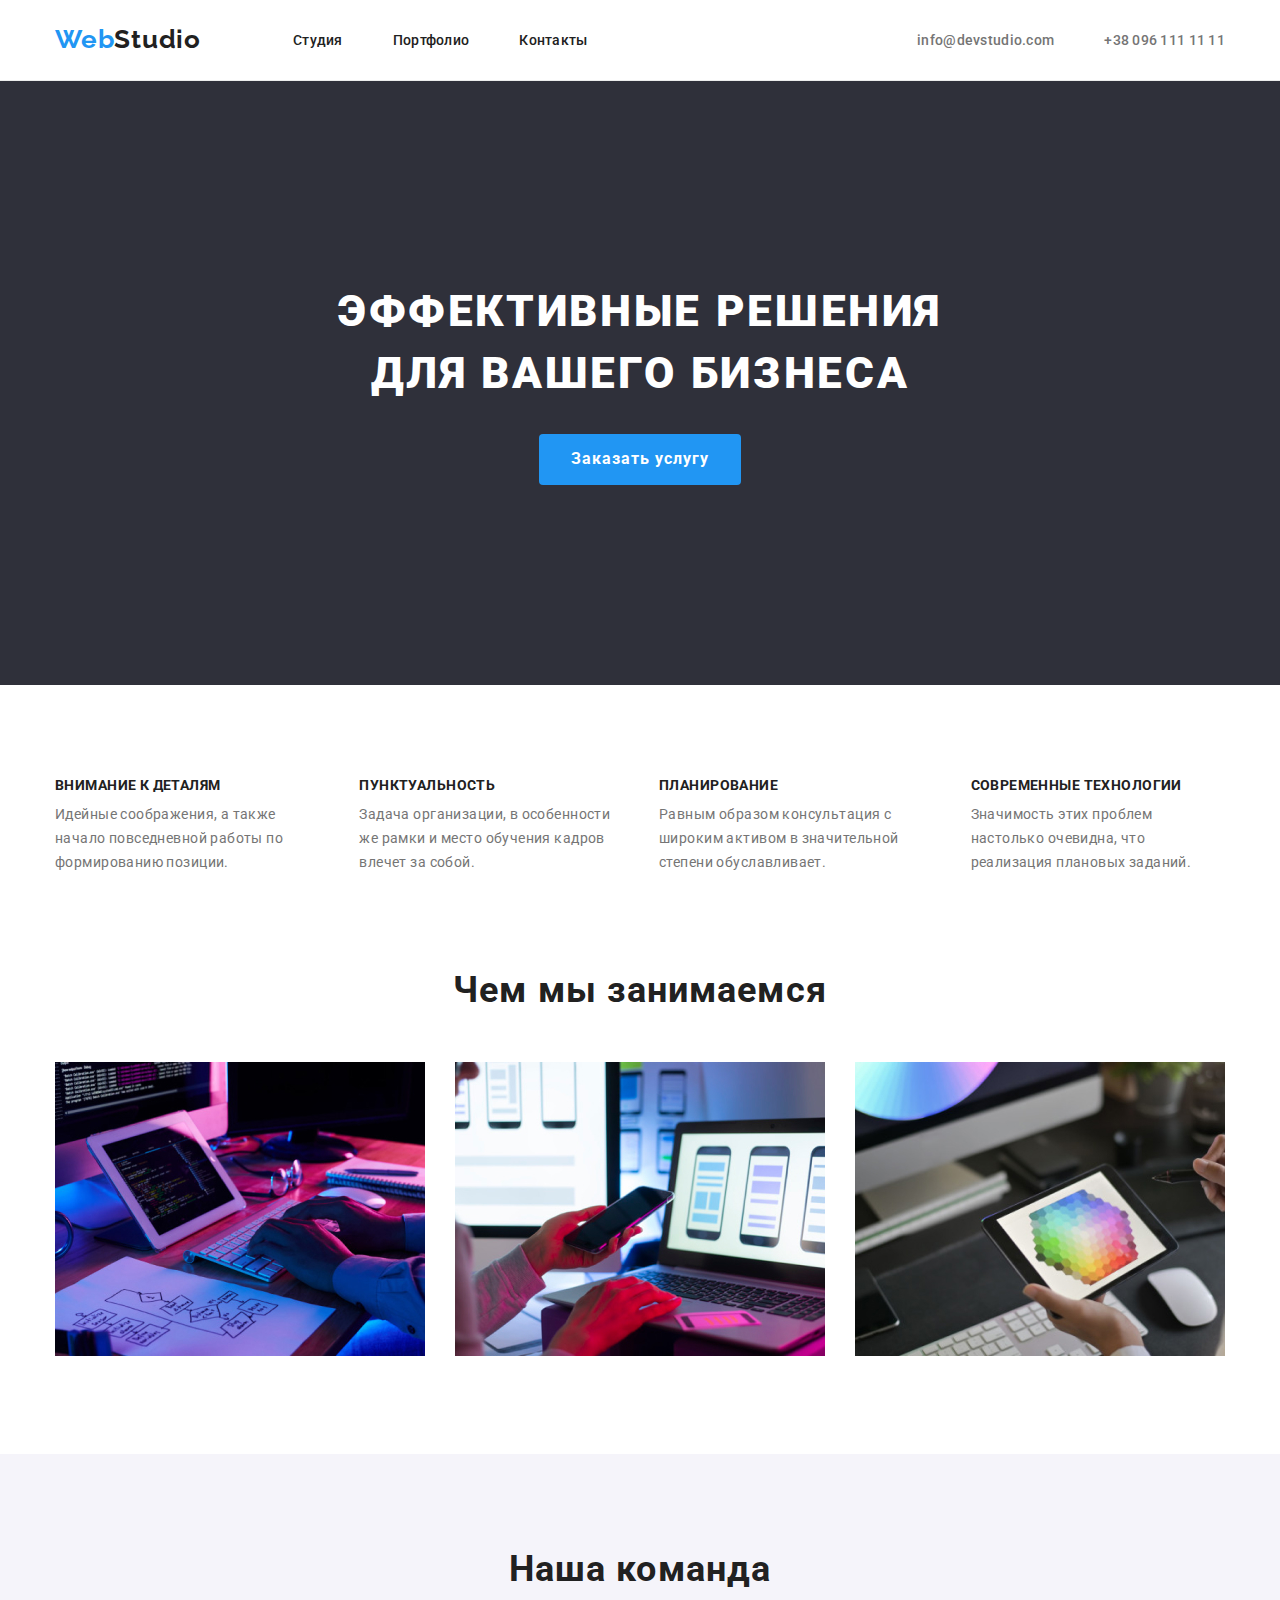
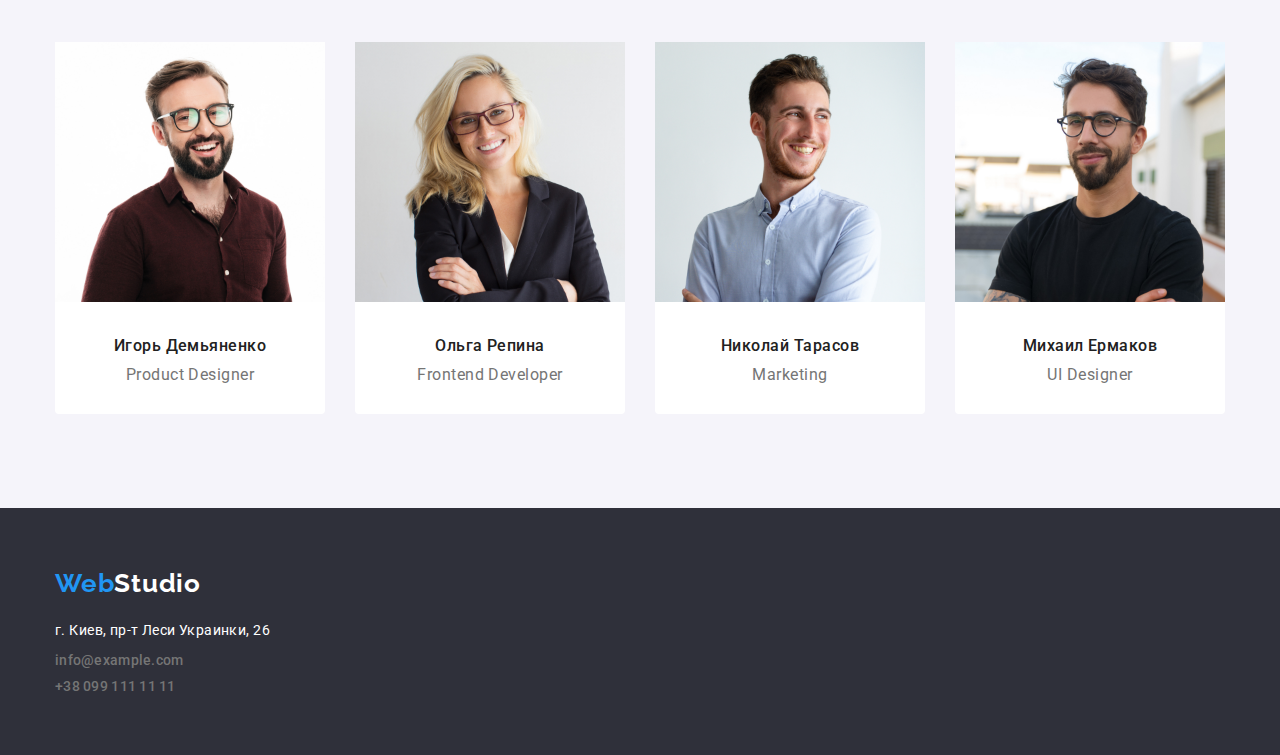
<file: index.html>
<!DOCTYPE html>
<html lang="ru">
  <head>
    <meta charset="UTF-8" />
    <meta name="viewport" content="width=device-width, initial-scale=1.0" />
    <title>Студия</title>
    <link rel="preconnect" href="https://fonts.gstatic.com" />
    <link
      href="https://fonts.googleapis.com/css2?family=Oleo+Script&family=Raleway:wght@700&family=Roboto:wght@400;500;700;900&display=swap"
      rel="stylesheet"
    />
    <link rel="stylesheet" href="css/normalize.css" />
    <link rel="stylesheet" href="css/style.css" />
  </head>

  <body>
    <!--header-->
    <header>
      <div class="container">
        <nav class="header">
          <ul class="nav">
            <li>
              <a class="logo-accent" href="./index.html"
                >Web<span class="logo-dark">Studio</span></a
              >
            </li>
            <li><a class="nav-item" href="./index.html">Студия</a></li>
            <li><a class="nav-item" href="./portfolio.html">Портфолио</a></li>
            <li><a class="nav-item" href="">Контакты</a></li>
          </ul>

          <ul class="nav-contact">
            <li>
              <a class="nav-cont" href="mailto:info@devstudio.com"
                >info@devstudio.com</a
              >
            </li>
            <li>
              <a class="nav-cont" href="tel:+380961111111">+38 096 111 11 11</a>
            </li>
          </ul>
        </nav>
      </div>
    </header>

    <main>
      <!--Geroy-->

      <section class="geroy">
        <div class="container">
          <h1 class="geroy-title">
            Эффективные решения<br />
            для вашего бизнеса
          </h1>

          <a href=""><button class="button-geroy">Заказать услугу</button></a>
        </div>
      </section>

      <!--Особенности-->
      <section class="fatyres">
        <div class="container">
          <h2 class="visually-hidden">Особенности</h2>

          <ul class="fatyres-list">
            <li class="fatyres-item">
              <h3>Внимание к деталям</h3>
              <p>
                Идейные соображения, а также начало повседневной работы по
                формированию позиции.
              </p>
            </li>

            <li class="fatyres-item">
              <h3>Пунктуальность</h3>
              <p>
                Задача организации, в особенности же рамки и место обучения
                кадров влечет за собой.
              </p>
            </li>

            <li class="fatyres-item">
              <h3>Планирование</h3>
              <p>
                Равным образом консультация с широким активом в значительной
                степени обуславливает.
              </p>
            </li>

            <li class="fatyres-item">
              <h3>Современные технологии</h3>
              <p>
                Значимость этих проблем настолько очевидна, что реализация
                плановых заданий.
              </p>
            </li>
          </ul>
        </div>
      </section>
      <!--Чем мы занимаемся-->
      <section class="wot-we-do">
        <div class="container">
          <h2 class="titllesecond">Чем мы занимаемся</h2>

          <ul class="list-foto">
            <li class="list-foto-item">
              <a href="#"><img src="img/box1.jpg" alt="box1" width="370" /></a>
            </li>

            <li class="list-foto-item">
              <a href="#"><img src="img/box2.jpg" alt="box2" width="370" /></a>
            </li>

            <li class="list-foto-item">
              <a href="#"><img src="img/box3.jpg" alt="box3" width="370" /></a>
            </li>
          </ul>
        </div>
      </section>

      <!-- Наша команда -->
      <section class="team">
        <div class="container">
          <h2 class="titllesecond">Наша команда</h2>

          <ul class="team-list">
            <li class="team-list-item">
              <img src="img/img1.jpg" alt="Игорь" width="270" />
              <div class="team-list-cont">
                <h3>Игорь Демьяненко</h3>
                <p>Product Designer</p>
              </div>
            </li>

            <li class="team-list-item">
              <img src="img/img2.jpg" alt="Ольга" width="270" />
              <div class="team-list-cont">
                <h3>Ольга Репина</h3>
                <p>Frontend Developer</p>
              </div>
            </li>

            <li class="team-list-item">
              <img src="img/img3.jpg" alt="Николай" width="270" />
              <div class="team-list-cont">
                <h3>Николай Тарасов</h3>
                <p>Marketing</p>
              </div>
            </li>

            <li class="team-list-item">
              <img src="img/img4.jpg" alt="Михаил" width="270" />
              <div class="team-list-cont">
                <h3>Михаил Ермаков</h3>
                <p>UI Designer</p>
              </div>
            </li>
          </ul>
        </div>
      </section>
    </main>

    <!-- footer -->
    <footer class="footer">
      <div class="container">
        <a class="logo-accent" href="#"
          >Web<span class="logo-white">Studio</span></a
        >

        <address class="adres-white footer-address">
          г. Киев, пр-т Леси Украинки, 26
        </address>

        <address class="footer-nav-cont">
          <a class="nav-cont footer-mail" href="mailto:info@example.com"
            >info@example.com</a
          >
          <!-- <br /> -->
          <a class="nav-cont" href="tel:+380991111111">+38 099 111 11 11</a>
        </address>
      </div>
    </footer>
  </body>
</html>
</file>
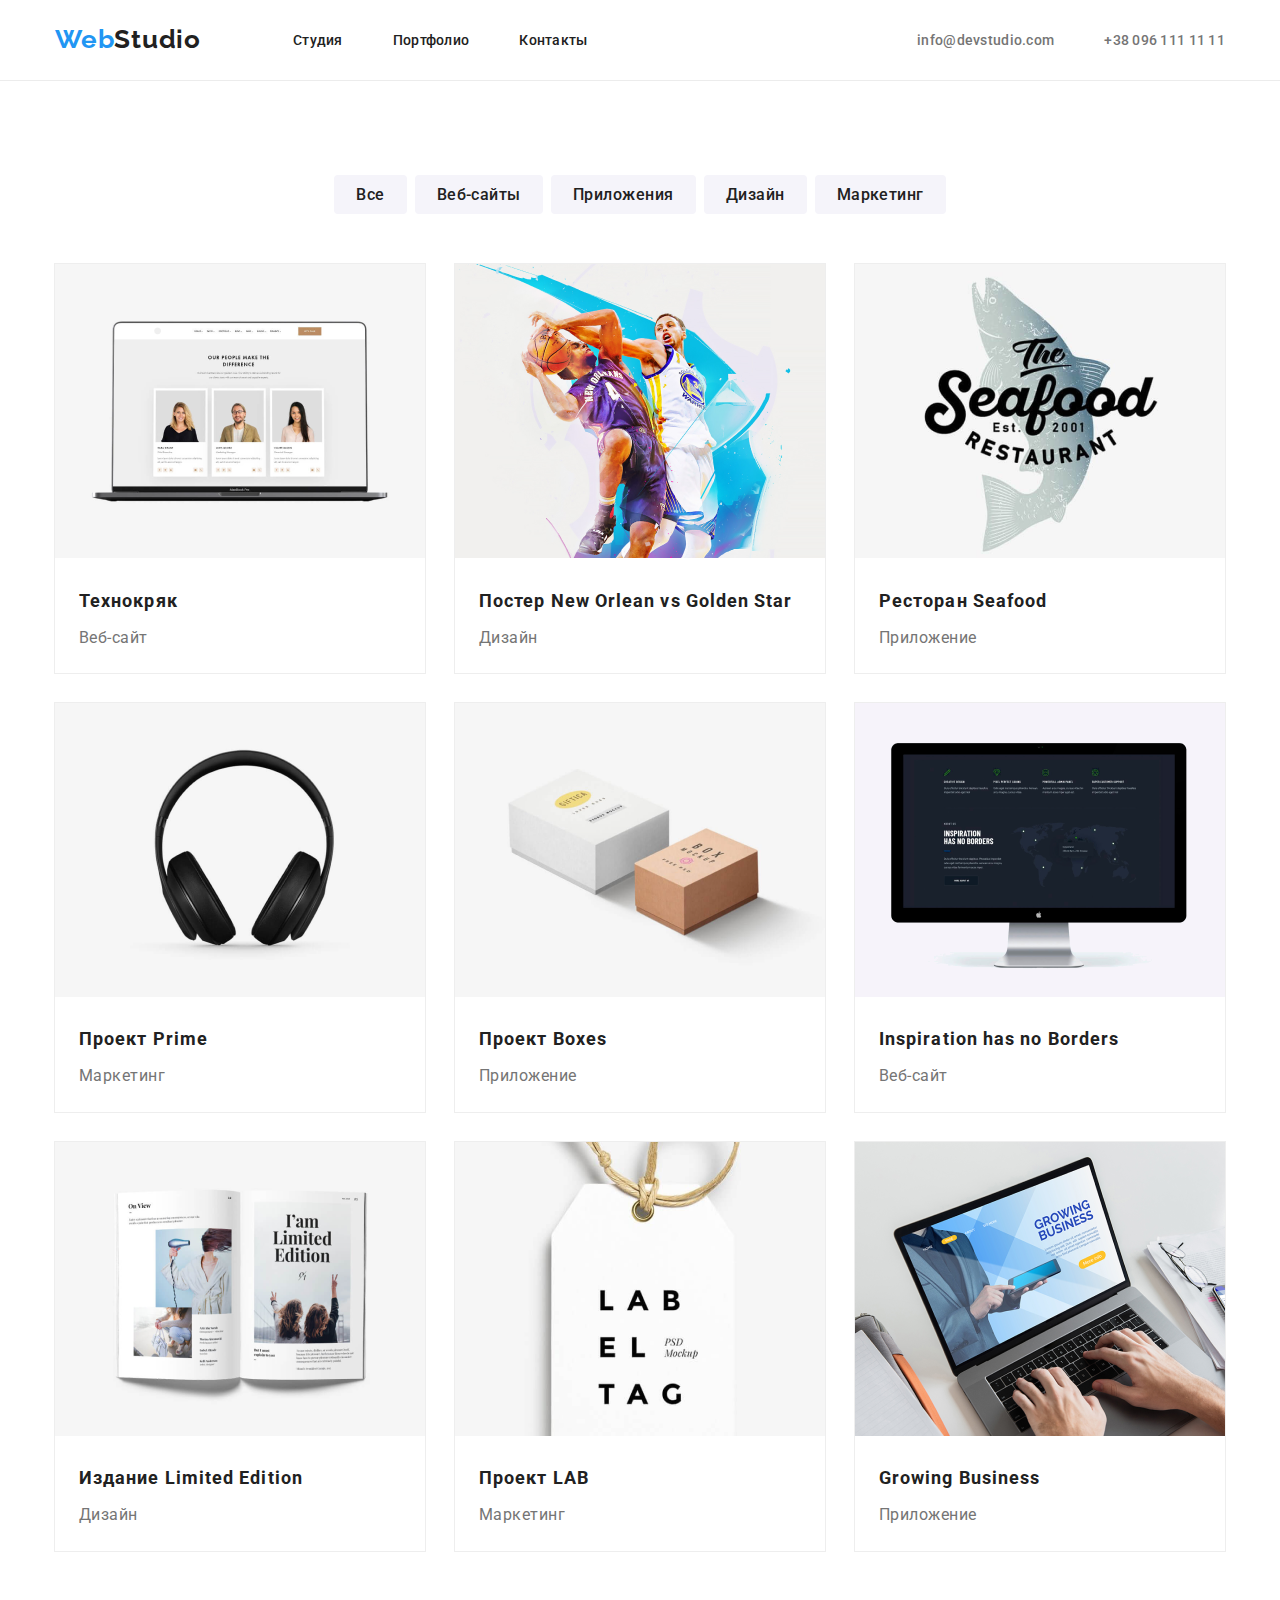
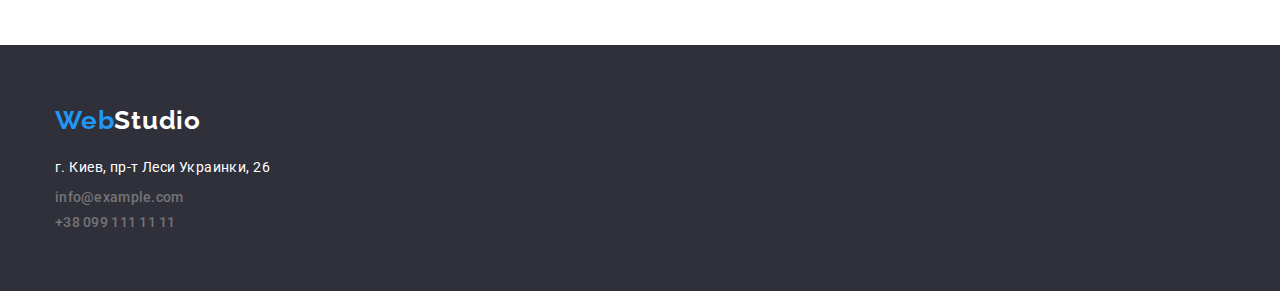
<file: portfolio.html>
<!DOCTYPE html>
<html lang="ru">
  <head>
    <meta charset="UTF-8" />
    <meta name="viewport" content="width=device-width, initial-scale=1.0" />
    <title>Портфолио</title>
    <link rel="preconnect" href="https://fonts.gstatic.com" />
    <link
      href="https://fonts.googleapis.com/css2?family=Oleo+Script&family=Raleway:wght@700&family=Roboto:wght@400;500;700;900&display=swap"
      rel="stylesheet"
    />
    <link rel="stylesheet" href="css/normalize.css" />
    <link rel="stylesheet" href="css/style.css" />
  </head>

  <body>
    <!--header-->
    <header>
      <div class="container">
        <nav class="header">
          <ul class="nav">
            <li>
              <a class="logo-accent" href="./index.html"
                >Web<span class="logo-dark">Studio</span></a
              >
            </li>
            <li><a class="nav-item" href="./index.html">Студия</a></li>
            <li><a class="nav-item" href="./portfolio.html">Портфолио</a></li>
            <li><a class="nav-item" href="">Контакты</a></li>
          </ul>

          <ul class="nav-contact">
            <li>
              <a class="nav-cont" href="mailto:info@devstudio.com"
                >info@devstudio.com</a
              >
            </li>
            <li>
              <a class="nav-cont" href="tel:+380961111111">+38 096 111 11 11</a>
            </li>
          </ul>
        </nav>
      </div>
    </header>

    <main>
      <section>
        <div class="container">
          <h2 class="visually-hidden">Портфолио</h2>
          <div class="filter">
            <ul class="filter-buttton">
              <li><button class="button">Все</button></li>
              <li><button class="button">Веб-сайты</button></li>
              <li><button class="button">Приложения</button></li>
              <li><button class="button">Дизайн</button></li>
              <li><button class="button">Маркетинг</button></li>
            </ul>
          </div>

          <div class="filter-list">
            <ul class="cards">
              <li class="cards-item">
                <a href="#">
                  <img
                    src="./img/portfolio/tehno1.png"
                    alt="tehno1"
                    width="370"
                  />

                  <div class="cards-item-content">
                    <h3>Технокряк</h3>
                    <p>Веб-сайт</p>
                  </div>
                </a>
              </li>

              <li class="cards-item">
                <a href="#">
                  <img
                    src="./img/portfolio/basket2.png"
                    alt="basket2"
                    width="370"
                  />

                  <div class="cards-item-content">
                    <h3>Постер New Orlean vs Golden Star</h3>
                    <p>Дизайн</p>
                  </div>
                </a>
              </li>

              <li class="cards-item">
                <a href="#">
                  <img
                    src="./img/portfolio/seafood3.png"
                    alt="seafood3"
                    width="370"
                  />

                  <div class="cards-item-content">
                    <h3>Ресторан Seafood</h3>
                    <p>Приложение</p>
                  </div>
                </a>
              </li>

              <li class="cards-item">
                <a href="#">
                  <img
                    src="./img/portfolio/prime4.png"
                    alt="prime4"
                    width="370"
                  />

                  <div class="cards-item-content">
                    <h3>Проект Prime</h3>
                    <p>Маркетинг</p>
                  </div>
                </a>
              </li>

              <li class="cards-item">
                <a href="#">
                  <img
                    src="./img/portfolio/boxes5.png"
                    alt="boxes5"
                    width="370"
                  />

                  <div class="cards-item-content">
                    <h3>Проект Boxes</h3>
                    <p>Приложение</p>
                  </div>
                </a>
              </li>

              <li class="cards-item">
                <a href="#">
                  <img
                    src="./img/portfolio/borders6.png"
                    alt="borders6"
                    width="370"
                  />

                  <div class="cards-item-content">
                    <h3>Inspiration has no Borders</h3>
                    <p>Веб-сайт</p>
                  </div>
                </a>
              </li>

              <li class="cards-item">
                <a href="#">
                  <img
                    src="./img/portfolio/book7.png"
                    alt="book7"
                    width="370"
                  />

                  <div class="cards-item-content">
                    <h3>Издание Limited Edition</h3>
                    <p>Дизайн</p>
                  </div>
                </a>
              </li>

              <li class="cards-item">
                <a href="#">
                  <img src="./img/portfolio/lab8.png" alt="lab8" width="370" />

                  <div class="cards-item-content">
                    <h3>Проект LAB</h3>
                    <p>Маркетинг</p>
                  </div>
                </a>
              </li>

              <li class="cards-item">
                <a href="#">
                  <img
                    src="./img/portfolio/laptop9.png"
                    alt="laptop9"
                    width="370"
                  />

                  <div class="cards-item-content">
                    <h3>Growing Business</h3>
                    <p>Приложение</p>
                  </div>
                </a>
              </li>
            </ul>
          </div>
        </div>
      </section>
    </main>

    <!-- footer -->
    <footer class="footer">
      <div class="container">
        <a class="logo-accent" href="#"
          >Web<span class="logo-white">Studio</span></a
        >

        <address class="adres-white footer-address">
          г. Киев, пр-т Леси Украинки, 26
        </address>

        <address class="footer-nav-cont">
          <a class="nav-cont footer-mail" href="mailto:info@example.com"
            >info@example.com</a
          >
          <!-- <br /> -->
          <a class="nav-cont" href="tel:+380991111111">+38 099 111 11 11</a>
        </address>
      </div>
    </footer>
  </body>
</html>
</file>
<file: css/style.css>
:root {
  --accent-color: rgba(33, 150, 243, 1);
  --title-text-color: rgba(33, 33, 33, 1);
  --logo-text-color: rgba(0, 0, 0, 1);
  --grey-text-color: rgba(117, 117, 117, 1);
  --white-text-color: rgba(255, 255, 255, 1);

  --footergeroy-bg-color: rgba(47, 48, 58, 1);
  --section-bg-color: rgba(245, 244, 250, 1);

  --cards-gap-porfolio: 30px;

  --cards-border-portfolio: 1px solid rgba(238, 238, 238, 1);

  --header-border-bottom: 1px solid rgba(236, 236, 236, 1);
}

body {
  font-family: 'Roboto', sans-serif;
}

.container {
  width: 1200px;
  margin-left: auto;
  margin-right: auto;
  padding: 0px 15px;

  /* outline: 1px solid green; */
  /* background-color: greenyellow; */
}

/* header */

.header {
  display: flex;
  align-items: center;
  justify-content: space-between;
  height: 80px;
}

header {
  border-bottom: var(--header-border-bottom);
}

.logo-accent {
  font-size: 26px;
  line-height: 1.2;
  letter-spacing: 0.03em;
  font-weight: 700;
  font-family: 'Raleway', sans-serif;
  color: var(--accent-color);
}

.logo-dark {
  color: var(--title-text-color);
}

.logo-accent {
  padding-right: 42px;
}

/* .logo-accent:hover,
.logo-accent:focus {
  color: var(--grey-text-color);
} */

.nav {
  display: flex;
  align-items: center;
  padding-left: 0;

  /* margin-top: 0; */
  /* margin-bottom: 0; */
}

.nav li:not(:last-child) {
  padding-right: 50px;
}

.nav-contact {
  display: flex;
  padding: 0;
}

.nav-contact li {
  padding-right: 50px;
}

.nav-contact li:last-child {
  padding: 0;
}

.nav-item {
  color: var(--title-text-color);
  font-size: 14px;
  line-height: 1.2;
  font-weight: 500;
  letter-spacing: 0.02em;
}

.nav-item:hover,
.nav-item:focus {
  color: var(--accent-color);
}

/* .nav-col:active {
  color: red;
} */

.nav-cont {
  font-weight: 500;
  font-size: 14px;
  line-height: 1.2;
  letter-spacing: 0.02em;
  color: var(--grey-text-color);
}

.nav-cont:hover,
.nav-cont:focus {
  color: var(--accent-color);
}

/* geroy */

.geroy {
  /* min-height: 600px; */
  background-color: var(--footergeroy-bg-color);
  text-align: center;
  padding-bottom: 200px;
  padding-top: 200px;
}

.geroy-title {
  font-weight: 900;
  font-size: 44px;
  line-height: 1.4;
  text-transform: uppercase;
  /* text-align: center; */
  letter-spacing: 0.06em;
  color: var(--white-text-color);

  margin-bottom: 30px;
  /* width: 696px;
  height: 120px; */
}

.button-geroy {
  background-color: var(--accent-color);
  color: var(--white-text-color);
  font-weight: 700;
  font-size: 16px;
  line-height: 1.9;
  letter-spacing: 0.06em;
  border: none;
  cursor: pointer;
  padding: 10px 32px;
  border-radius: 4px;
}

.button-geroy:hover,
.button-geroy:focus {
  background-color: var(--white-text-color);
  color: var(--accent-color);
}

/* fatyres */

.fatyres {
  padding-top: 92px;
}

.fatyres-list {
  display: flex;
}

.fatyres-item {
  /* height: 101px; */
  height: auto;
  margin-right: 30px;
}

.fatyres-item:last-child {
  margin-right: 0;
}

.fatyres h3 {
  color: var(--title-text-color);
  font-weight: 700;
  font-size: 14px;
  line-height: 1.2;
  letter-spacing: 0.03em;
  text-transform: uppercase;

  margin-bottom: 10px;
}

.fatyres p {
  color: var(--grey-text-color);
  font-weight: 400;
  font-size: 14px;
  line-height: 1.7;
  letter-spacing: 0.03em;
}

/* wot-we-do */

.wot-we-do {
  padding-top: 94px;
  padding-bottom: 94px;
}

.wot-we-do h2 {
  margin-bottom: 50px;
}

.titllesecond {
  color: var(--title-text-color);
  font-weight: 700;
  font-size: 36px;
  line-height: 1.2;
  text-align: center;
  letter-spacing: 0.03em;
}

.list-foto {
  display: flex;
}

.list-foto-item:not(:last-child) {
  margin-right: 30px;
}

/* team */

.team {
  background-color: var(--section-bg-color);

  padding-top: 94px;
  padding-bottom: 94px;
}

.team-list {
  display: flex;
  margin-top: 50px;
}

.team-list-item:not(:last-child) {
  margin-right: 30px;
}

.team-list-item {
  text-align: center;

  background-color: var(--white-text-color);
  border-radius: 4px;
}

.team-list-cont {
  padding-top: 30px;
  padding-bottom: 30px;
}

.team h3 {
  color: var(--title-text-color);

  font-weight: 500;
  font-size: 16px;
  line-height: 1.2; /* text-align: center; */
  letter-spacing: 0.03em;

  /* margin-top: 30px; */
  margin-bottom: 10px;
}

.team p {
  color: var(--grey-text-color);

  font-weight: 400;
  font-size: 16px;
  line-height: 19px; /* text-align: center; */
  letter-spacing: 0.03em;

  /* padding-bottom: 30px; */
}

/* footer */
.footer {
  padding-top: 60px;
  padding-bottom: 60px;
  background-color: var(--footergeroy-bg-color);
}

.logo-white {
  color: var(--white-text-color);
}

.footer-nav-cont {
  display: flex;
  flex-direction: column;
}

.footer-address {
  padding-top: 20px;
  padding-bottom: 9px;
}

.adres-white {
  font-weight: 400;
  font-size: 14px;
  line-height: 1.7;
  letter-spacing: 0.03em;
  color: var(--white-text-color);
}

.footer-mail {
  padding-bottom: 9px;
}

/* STR 2 */
/* portfolio */

.filter {
  padding-top: 94px;
}

.filter-buttton {
  display: flex;
  justify-content: center;
  padding: 0;
  margin: 0;
}

.filter button {
  background-color: var(--section-bg-color);
  color: var(--title-text-color);
  border: none;
  border-radius: 4px;
  cursor: pointer;
  font-weight: 500;
  font-size: 16px;
  line-height: 1.7;
  letter-spacing: 0.03em;

  text-align: center;

  padding: 6px 22px;
}

.filter-buttton li:not(:last-child) {
  margin-right: 8px;
}

/* .filter-buttton li:last-child {
  margin: 0;
} */

.filter button:focus,
.filter button:hover {
  background-color: var(--accent-color);
  color: var(--white-text-color);
  border: none;
}

/* filter-list */

.filter-list {
  margin-top: 50px;
  padding-bottom: 94px;
}

.filter-list h3 {
  color: var(--title-text-color);
  font-weight: 700;
  font-size: 18px;
  line-height: 2;
  letter-spacing: 0.06em;
}

.filter-list p {
  color: var(--grey-text-color);
  font-weight: 400;
  font-size: 16px;
  line-height: 1.9;
  letter-spacing: 0.03em;
}

.cards {
  /* outline: 1px solid tomato; */
  padding: 0;
  margin: 0;

  display: flex;
  flex-wrap: wrap;

  margin-left: calc(-1 * var(--cards-gap-porfolio));
  margin-top: calc(-1 * var(--cards-gap-porfolio));
}

.cards-item {
  /* outline: 1px solid teal; */
  flex-basis: calc(100% / 3 - var(--cards-gap-porfolio));
  margin-left: var(--cards-gap-porfolio);
  margin-top: var(--cards-gap-porfolio);
  outline: var(--cards-border-portfolio);
}

.cards-item-content {
  padding: 20px 24px;
}

.cards-item-content h3 {
  margin-bottom: 4px;
}

/* font-family: 'Raleway', sans-serif;
font-family: 'Roboto', sans-serif; */ ;
</file>
